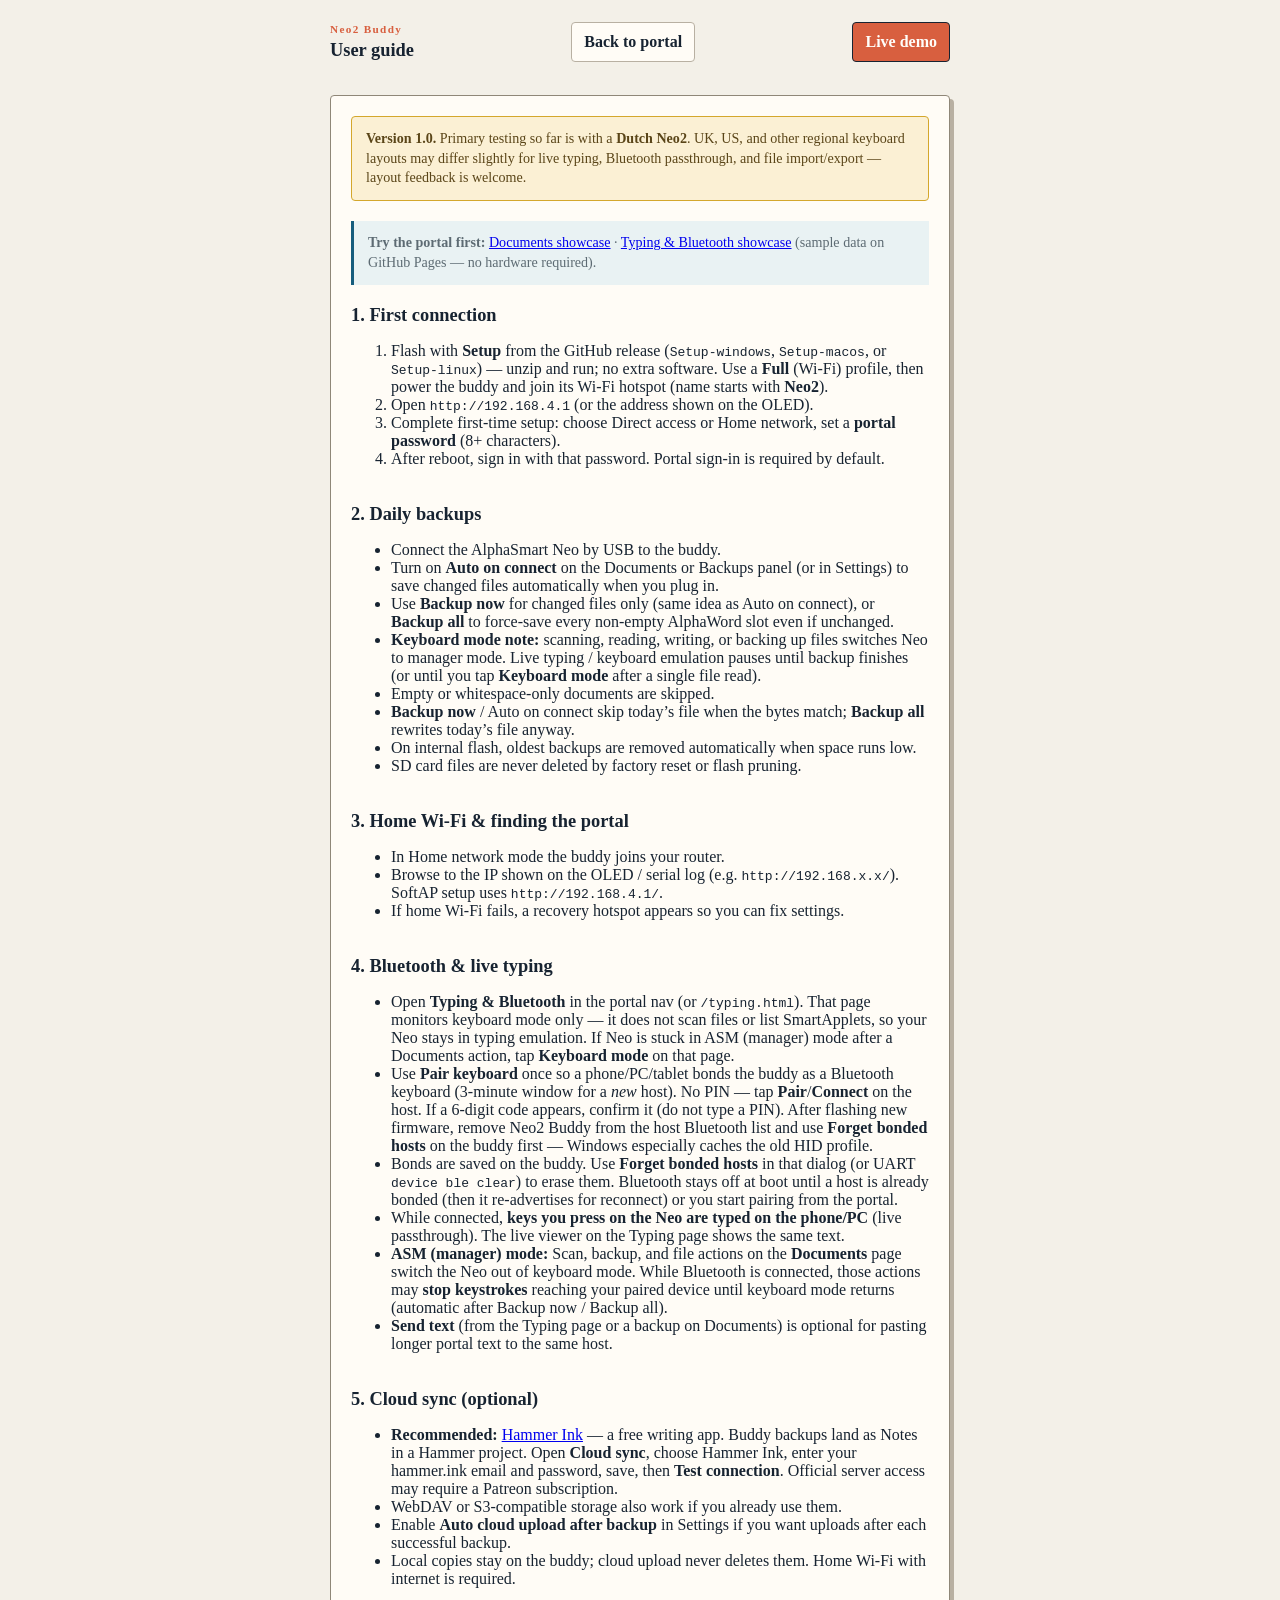
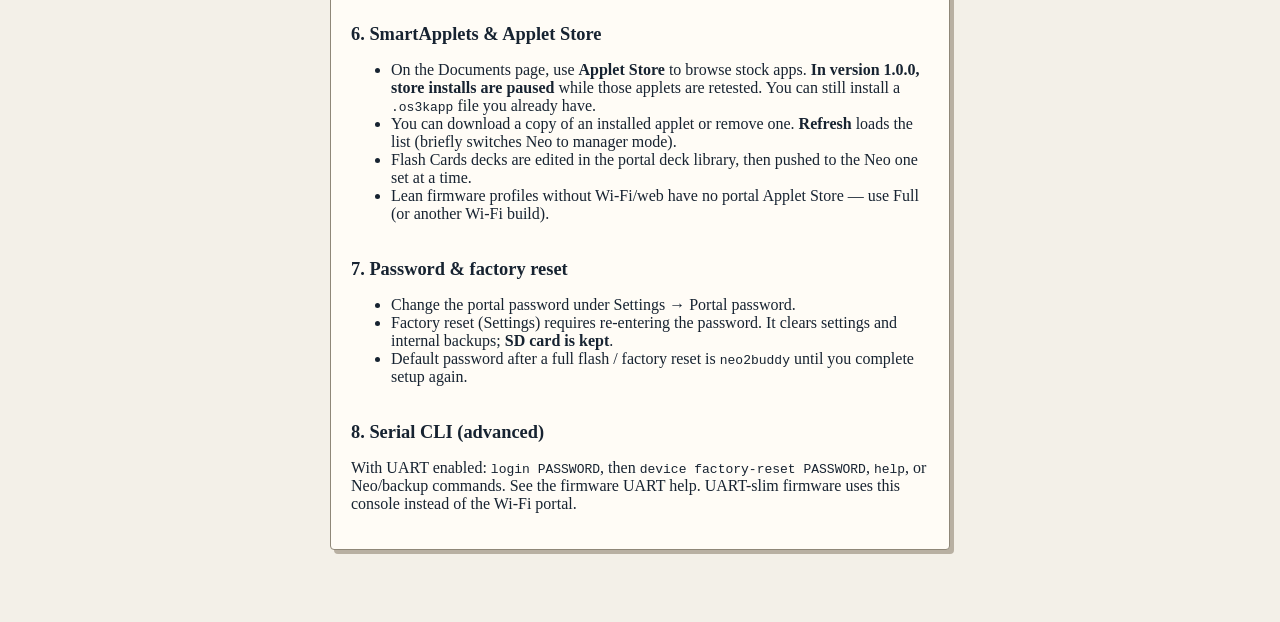
<file: firmware-web/user-guide.html>
<!doctype html>
<html lang="en">
<head>
  <meta charset="utf-8">
  <meta name="viewport" content="width=device-width, initial-scale=1, viewport-fit=cover">
  <meta name="theme-color" content="#f3f0e8">
  <title>Neo2 Buddy — User guide</title>
  <link rel="icon" href="favicon.svg" type="image/svg+xml">
  <link rel="stylesheet" href="css/portal.css">
</head>
<body class="setup-page">
  <main class="app-shell setup-shell">
    <header class="topbar">
      <div>
        <p class="eyebrow">Neo2 Buddy</p>
        <h1>User guide</h1>
      </div>
      <a class="button" href="/">Back to portal</a>
      <a class="button primary" href="https://riktastic.github.io/Neo2Buddy/" target="_blank" rel="noopener noreferrer">Live demo</a>
    </header>

    <article class="panel setup-panel" style="display:grid;gap:1.25rem;max-width:42rem">
      <p class="file-size-guidance" style="margin:0;padding:12px 14px;border:1px solid #d4a72c;border-radius:4px;background:#fbf0d4;color:#5a4518">
        <strong>Version 1.0.</strong> Primary testing so far is with a <strong>Dutch Neo2</strong>. UK, US, and other regional keyboard layouts may differ slightly for live typing, Bluetooth passthrough, and file import/export — layout feedback is welcome.
      </p>
      <p class="file-size-guidance" style="margin:0;padding:12px 14px;border-left:3px solid var(--blue);background:#e9f2f3">
        <strong>Try the portal first:</strong>
        <a href="https://riktastic.github.io/Neo2Buddy/" target="_blank" rel="noopener noreferrer">Documents showcase</a>
        ·
        <a href="https://riktastic.github.io/Neo2Buddy/typing.html" target="_blank" rel="noopener noreferrer">Typing &amp; Bluetooth showcase</a>
        (sample data on GitHub Pages — no hardware required).
      </p>
      <section>
        <h2>1. First connection</h2>
        <ol>
          <li>Flash with <strong>Setup</strong> from the GitHub release (<code>Setup-windows</code>, <code>Setup-macos</code>, or <code>Setup-linux</code>) — unzip and run; no extra software. Use a <strong>Full</strong> (Wi‑Fi) profile, then power the buddy and join its Wi‑Fi hotspot (name starts with <strong>Neo2</strong>).</li>
          <li>Open <code>http://192.168.4.1</code> (or the address shown on the OLED).</li>
          <li>Complete first-time setup: choose Direct access or Home network, set a <strong>portal password</strong> (8+ characters).</li>
          <li>After reboot, sign in with that password. Portal sign-in is required by default.</li>
        </ol>
      </section>

      <section>
        <h2>2. Daily backups</h2>
        <ul>
          <li>Connect the AlphaSmart Neo by USB to the buddy.</li>
          <li>Turn on <strong>Auto on connect</strong> on the Documents or Backups panel (or in Settings) to save changed files automatically when you plug in.</li>
          <li>Use <strong>Backup now</strong> for changed files only (same idea as Auto on connect), or <strong>Backup all</strong> to force-save every non-empty AlphaWord slot even if unchanged.</li>
          <li><strong>Keyboard mode note:</strong> scanning, reading, writing, or backing up files switches Neo to manager mode. Live typing / keyboard emulation pauses until backup finishes (or until you tap <strong>Keyboard mode</strong> after a single file read).</li>
          <li>Empty or whitespace-only documents are skipped.</li>
          <li><strong>Backup now</strong> / Auto on connect skip today’s file when the bytes match; <strong>Backup all</strong> rewrites today’s file anyway.</li>
          <li>On internal flash, oldest backups are removed automatically when space runs low.</li>
          <li>SD card files are never deleted by factory reset or flash pruning.</li>
        </ul>
      </section>

      <section>
        <h2>3. Home Wi‑Fi &amp; finding the portal</h2>
        <ul>
          <li>In Home network mode the buddy joins your router.</li>
          <li>Browse to the IP shown on the OLED / serial log (e.g. <code>http://192.168.x.x/</code>). SoftAP setup uses <code>http://192.168.4.1/</code>.</li>
          <li>If home Wi‑Fi fails, a recovery hotspot appears so you can fix settings.</li>
        </ul>
      </section>

      <section>
        <h2>4. Bluetooth &amp; live typing</h2>
        <ul>
          <li>Open <strong>Typing &amp; Bluetooth</strong> in the portal nav (or <code>/typing.html</code>). That page monitors keyboard mode only — it does not scan files or list SmartApplets, so your Neo stays in typing emulation. If Neo is stuck in ASM (manager) mode after a Documents action, tap <strong>Keyboard mode</strong> on that page.</li>
          <li>Use <strong>Pair keyboard</strong> once so a phone/PC/tablet bonds the buddy as a Bluetooth keyboard (3-minute window for a <em>new</em> host). No PIN — tap <strong>Pair</strong>/<strong>Connect</strong> on the host. If a 6-digit code appears, confirm it (do not type a PIN). After flashing new firmware, remove Neo2 Buddy from the host Bluetooth list and use <strong>Forget bonded hosts</strong> on the buddy first — Windows especially caches the old HID profile.</li>
          <li>Bonds are saved on the buddy. Use <strong>Forget bonded hosts</strong> in that dialog (or UART <code>device ble clear</code>) to erase them. Bluetooth stays off at boot until a host is already bonded (then it re-advertises for reconnect) or you start pairing from the portal.</li>
          <li>While connected, <strong>keys you press on the Neo are typed on the phone/PC</strong> (live passthrough). The live viewer on the Typing page shows the same text.</li>
          <li><strong>ASM (manager) mode:</strong> Scan, backup, and file actions on the <strong>Documents</strong> page switch the Neo out of keyboard mode. While Bluetooth is connected, those actions may <strong>stop keystrokes</strong> reaching your paired device until keyboard mode returns (automatic after Backup now / Backup all).</li>
          <li><strong>Send text</strong> (from the Typing page or a backup on Documents) is optional for pasting longer portal text to the same host.</li>
        </ul>
      </section>

      <section>
        <h2>5. Cloud sync (optional)</h2>
        <ul>
          <li><strong>Recommended:</strong> <a href="https://hammer.ink/" target="_blank" rel="noopener noreferrer">Hammer Ink</a> — a free writing app. Buddy backups land as Notes in a Hammer project. Open <strong>Cloud sync</strong>, choose Hammer Ink, enter your hammer.ink email and password, save, then <strong>Test connection</strong>. Official server access may require a Patreon subscription.</li>
          <li>WebDAV or S3-compatible storage also work if you already use them.</li>
          <li>Enable <strong>Auto cloud upload after backup</strong> in Settings if you want uploads after each successful backup.</li>
          <li>Local copies stay on the buddy; cloud upload never deletes them. Home Wi‑Fi with internet is required.</li>
        </ul>
      </section>

      <section>
        <h2>6. SmartApplets &amp; Applet Store</h2>
        <ul>
          <li>On the Documents page, use <strong>Applet Store</strong> to browse stock apps. <strong>In version 1.0.0, store installs are paused</strong> while those applets are retested. You can still install a <code>.os3kapp</code> file you already have.</li>
          <li>You can download a copy of an installed applet or remove one. <strong>Refresh</strong> loads the list (briefly switches Neo to manager mode).</li>
          <li>Flash Cards decks are edited in the portal deck library, then pushed to the Neo one set at a time.</li>
          <li>Lean firmware profiles without Wi‑Fi/web have no portal Applet Store — use Full (or another Wi‑Fi build).</li>
        </ul>
      </section>

      <section>
        <h2>7. Password &amp; factory reset</h2>
        <ul>
          <li>Change the portal password under Settings → Portal password.</li>
          <li>Factory reset (Settings) requires re-entering the password. It clears settings and internal backups; <strong>SD card is kept</strong>.</li>
          <li>Default password after a full flash / factory reset is <code>neo2buddy</code> until you complete setup again.</li>
        </ul>
      </section>

      <section>
        <h2>8. Serial CLI (advanced)</h2>
        <p>With UART enabled: <code>login PASSWORD</code>, then <code>device factory-reset PASSWORD</code>, <code>help</code>, or Neo/backup commands. See the firmware UART help. UART-slim firmware uses this console instead of the Wi‑Fi portal.</p>
      </section>
    </article>
  </main>
</body>
</html>
</file>
<file: firmware-web/css/portal.css>
/* Neo2 Buddy portal — light paper theme (single stylesheet) */
:root {
  --paper: #f3f0e8;
  --ink: #172331;
  --ink-muted: #5d6b73;
  --panel: #fffcf6;
  --line: #b8b0a2;
  --line-strong: #8f8778;
  --blue: #165d7d;
  --blue-deep: #0c334b;
  --coral: #d85f3f;
  --sun: #efbb4c;
  --mint: #b9dbcf;
  --gap: 18px;
  font-family: Georgia, Cambria, "Times New Roman", serif;
}
*, *::before, *::after { box-sizing: border-box; }
body { margin: 0; min-width: 320px; background: var(--paper); color: var(--ink); font-family: inherit; }
button, input, select, textarea { font: inherit; }
button { cursor: pointer; }

.app-shell { position: relative; width: min(1160px, calc(100% - 32px)); margin: auto; padding: 22px 0 54px; }
.app-shell > * { margin-top: var(--gap); }
.app-shell > *:first-child { margin-top: 0; }

.topbar { display: flex; align-items: center; justify-content: space-between; gap: 1rem; flex-wrap: wrap; padding: 0 0 15px; }
.topbar h1, .panel h2 { margin: 0; font-size: 1.15rem; font-family: Georgia, Cambria, serif; }
.eyebrow { margin: 0 0 .35rem; color: var(--coral); font-size: .7rem; font-weight: 800; letter-spacing: .12em; }
.status-chip { display: inline-flex; align-items: center; gap: .55rem; padding: .55rem .8rem; border: 1px solid var(--line); border-radius: 4px; background: var(--panel); color: var(--ink-muted); font-size: .85rem; }
.dot { width: .5rem; height: .5rem; border-radius: 50%; background: var(--sun); }
.icon-button { width: 38px; height: 38px; display: inline-grid; place-items: center; padding: 0; border: 1px solid var(--line); border-radius: 4px; background: var(--panel); color: var(--blue-deep); }
.icon-button:hover, .icon-button:focus-visible { background: var(--mint); outline: 2px solid var(--blue); outline-offset: 2px; }
.visually-hidden { position: absolute; width: 1px; height: 1px; overflow: hidden; clip: rect(0 0 0 0); }

.portal-nav { display: inline-flex; flex-wrap: wrap; gap: 4px; }
.portal-nav-link { display: inline-flex; align-items: center; min-height: 36px; padding: 6px 12px; border: 1px solid var(--line); border-radius: 4px; background: var(--panel); color: var(--ink-muted); font-size: .88rem; font-weight: 700; text-decoration: none; }
.portal-nav-link:hover, .portal-nav-link.is-active { color: var(--ink); border-color: var(--blue); }
.portal-nav-link.is-active { background: var(--blue-deep); border-color: var(--blue-deep); color: #fffefa; }

.button { display: inline-flex; align-items: center; justify-content: center; min-height: 40px; padding: 8px 12px; border: 1px solid var(--line); border-radius: 4px; background: var(--panel); color: var(--ink); font-weight: 700; text-decoration: none; }
.button.primary, .primary-action { background: var(--coral); border-color: var(--ink); color: #fffefa; box-shadow: none; }
.primary-action { display: inline-flex; gap: .35rem; min-height: 48px; padding: 12px 18px; white-space: nowrap; }
.button.small { min-height: 30px; padding: 6px 8px; font-size: .92rem; }
.button.subtle { background: transparent; border-color: transparent; color: var(--ink-muted); }
.button.icon-action {
  gap: 6px;
}
.button.icon-action svg {
  width: 18px;
  height: 18px;
  flex-shrink: 0;
}
.button.icon-action-only {
  width: 40px;
  min-width: 40px;
  padding: 0;
}
.button.icon-action-only[aria-busy="true"] svg {
  opacity: 0;
}
.button[aria-busy="true"] {
  cursor: progress;
  opacity: .85;
  gap: .45rem;
  pointer-events: none;
  position: relative;
}
.button[aria-busy="true"]::before {
  content: "";
  width: .85em;
  height: .85em;
  border: 2px solid currentColor;
  border-right-color: transparent;
  border-radius: 50%;
  animation: portal-spin .7s linear infinite;
  flex-shrink: 0;
}
.button.icon-action-only[aria-busy="true"]::before {
  position: absolute;
  inset: 0;
  margin: auto;
}
@keyframes portal-spin {
  to { transform: rotate(360deg); }
}
.btn-icon { display: inline-flex; width: 28px; height: 28px; margin-right: 8px; color: var(--blue-deep); }
.btn-icon svg { width: 20px; height: 20px; }

.hero-typing-cta {
  display: grid;
  grid-template-columns: auto 1fr auto;
  align-items: center;
  gap: 14px;
  flex: 0 1 22rem;
  max-width: 26rem;
  min-width: min(100%, 16rem);
  padding: 14px 16px;
  border: 1px solid var(--blue-deep);
  border-radius: 6px;
  background: linear-gradient(145deg, #123f58 0%, var(--blue-deep) 55%, #082636 100%);
  color: #eef6f8;
  text-decoration: none;
  box-shadow: 4px 4px 0 #0a2433;
  transition: transform .16s ease, box-shadow .16s ease, border-color .16s ease;
}
.hero-typing-cta:hover,
.hero-typing-cta:focus-visible {
  transform: translate(-1px, -1px);
  border-color: var(--mint);
  box-shadow: 5px 5px 0 #0a2433;
  outline: none;
}
.hero-typing-cta:focus-visible {
  outline: 2px solid var(--sun);
  outline-offset: 3px;
}
.hero-typing-cta-icon {
  display: grid;
  place-items: center;
  width: 48px;
  height: 48px;
  border-radius: 5px;
  background: rgba(185, 219, 207, .18);
  color: var(--mint);
  border: 1px solid rgba(185, 219, 207, .35);
}
.hero-typing-cta-copy {
  display: grid;
  gap: 3px;
  min-width: 0;
}
.hero-typing-cta-copy strong {
  font-size: 1.05rem;
  line-height: 1.2;
  letter-spacing: -.01em;
  color: #fffefa;
}
.hero-typing-cta-copy small {
  color: rgba(232, 244, 248, .78);
  font-size: .78rem;
  line-height: 1.35;
  font-weight: 600;
}
.hero-typing-cta-arrow {
  display: grid;
  place-items: center;
  width: 1.6rem;
  height: 1.6rem;
  border-radius: 50%;
  background: rgba(255, 252, 246, .12);
  color: #fffefa;
  font-size: 1.05rem;
  font-weight: 700;
  line-height: 1;
  transition: transform .16s ease, background .16s ease;
}
.hero-typing-cta:hover .hero-typing-cta-arrow,
.hero-typing-cta:focus-visible .hero-typing-cta-arrow {
  transform: translateX(2px);
  background: rgba(185, 219, 207, .28);
}

.hero { display: flex; flex-wrap: wrap; align-items: flex-end; gap: 1.25rem 2rem; padding: 15px 0 35px; border-top: 1px solid var(--ink); }
.hero > div { flex: 1 1 16rem; min-width: 0; }
.hero h2 { margin: 0; font-size: clamp(2.45rem, 7vw, 5.4rem); line-height: .92; }
.hero em { font-style: normal; color: var(--blue); }
.hero .hero-typing-cta { align-self: center; }
.typing-lead { max-width: 42rem; margin: 12px 0 0; color: var(--ink-muted); line-height: 1.5; }
.typing-lead a { color: var(--blue); }

.stat-grid { display: grid; grid-template-columns: repeat(4, minmax(0, 1fr)); gap: var(--gap); }
.typing-stat-grid { grid-template-columns: repeat(auto-fit, minmax(140px, 1fr)); }
.stat-card, .panel { background: var(--panel); border: 1px solid var(--line-strong); border-radius: 4px; box-shadow: 4px 4px 0 var(--line); }
.stat-card { min-height: 128px; padding: 1.15rem; display: flex; flex-direction: column; justify-content: space-between; }
.stat-card strong { font-size: 1.5rem; letter-spacing: -.04em; }
.stat-card small, .label { color: var(--ink-muted); font-size: .78rem; font-weight: 700; }
.neo-card:first-child { background: var(--blue-deep); color: #e8f4f8; border-color: var(--blue-deep); }
.neo-card:first-child .label, .neo-card:first-child strong, .neo-card:first-child small { color: #e8f4f8; }
.neo-card:first-child .button { background: rgba(255,252,246,.14); border-color: rgba(255,252,246,.4); color: #fffefa; }

.workspace, .typing-workspace { display: grid; grid-template-columns: 1fr 320px; gap: 18px; }
.dashboard-workspace { grid-template-columns: 1fr; }
.dashboard-workspace .quick-panel, .management-workspace .files-panel,
.neo-documents-section .neo-documents-panel, .live-viewer-section .monitor-panel { grid-column: 1 / -1; }
.panel { padding: 20px; }
.panel-heading { display: flex; align-items: center; justify-content: space-between; gap: 1rem; margin-bottom: 1rem; flex-wrap: wrap; }
.panel-actions, .table-actions, .applet-actions { display: flex; flex-wrap: wrap; gap: 6px; align-items: center; justify-content: flex-end; }
.quick-panel h2 { margin: 0 0 14px; font-size: 1.35rem; }
.quick-panel .action-list { display: grid; grid-template-columns: repeat(auto-fit, minmax(220px, 1fr)); gap: 12px; }

.action-list { display: flex; flex-direction: column; gap: 10px; }
.action-row, .action-link {
  display: flex; align-items: center; gap: 12px; width: 100%; padding: 14px;
  border: 1px solid var(--line-strong); border-radius: 4px; background: #fffefa;
  box-shadow: 2px 2px 0 var(--line); color: var(--ink); text-align: left; text-decoration: none; font: inherit;
}
.action-row > span:nth-child(2) { flex: 1; min-width: 0; }
.action-row > i { margin-left: auto; color: var(--ink-muted); font-style: normal; font-weight: 700; }
.action-row:hover, .action-link:hover { background: #f6f2ea; border-color: var(--blue); box-shadow: 2px 2px 0 var(--blue-deep); }
.action-row small, .file-list small { display: block; color: var(--ink-muted); font-size: .75rem; margin-top: .18rem; }
.action-icon { width: 44px; height: 44px; flex-shrink: 0; display: grid; place-items: center; border: 1px solid var(--line); border-radius: 4px; background: var(--panel); }
.action-icon.blue { color: var(--blue-deep); background: #e9f2f3; border-color: #9bb8c4; }
.action-icon.green { color: #2e7d4a; }
.action-icon.amber { color: #a65b00; }
.action-icon svg { display: block; }
.action-link-typing:hover .action-icon.blue,
.action-link-typing:focus-visible .action-icon.blue {
  background: var(--mint);
  border-color: var(--blue);
}

.empty-state { padding: 3rem 1rem; text-align: center; border: 1px dashed #31435f; border-radius: .9rem; color: var(--ink-muted); }
.file-size-guidance { margin: 0 0 14px; color: var(--ink-muted); font-size: .88rem; line-height: 1.4; }
.file-list { display: flex; flex-direction: column; gap: 10px; }
.backup-row.is-large { background: #fff1de; border-color: #d4a72c; }
.file-warning { margin-top: 4px; color: #93451f; font-weight: 700; }

.neo-file-table-wrap { overflow-x: auto; border: 1px solid var(--line-strong); border-radius: 4px; background: #fffefa; }
.neo-file-table {
  width: 100%;
  min-width: 640px;
  table-layout: fixed;
  border-collapse: collapse;
  text-align: left;
}
.neo-file-table .neo-col-doc { width: auto; }
.neo-file-table .neo-col-slot { width: 4.5rem; }
.neo-file-table .neo-col-size { width: 12rem; }
.neo-file-table .neo-col-actions { width: 22rem; }
.neo-file-table th {
  padding: 10px 12px;
  background: #ebe6da;
  border-bottom: 2px solid var(--line-strong);
  border-right: 1px solid var(--line);
  font-size: .76rem;
  letter-spacing: .08em;
  text-transform: uppercase;
}
.neo-file-table th:last-child,
.neo-file-table td:last-child { border-right: 0; }
.neo-file-table td {
  padding: 12px;
  border-top: 1px solid var(--line);
  border-right: 1px solid var(--line);
  vertical-align: middle;
}
.neo-file-table td:nth-child(1) {
  overflow: hidden;
  text-overflow: ellipsis;
}
.neo-file-table td:nth-child(1) strong {
  display: block;
  overflow: hidden;
  text-overflow: ellipsis;
  white-space: nowrap;
}
.neo-file-table td:nth-child(2) {
  text-align: center;
  font-variant-numeric: tabular-nums;
  color: var(--ink-muted);
}
.neo-file-table th:nth-child(2) { text-align: center; }
.neo-file-table td:nth-child(3) {
  white-space: nowrap;
  font-size: .88rem;
  color: var(--ink-muted);
}
.neo-file-table td.table-actions,
.neo-file-table td:last-child {
  width: 22rem;
  white-space: normal;
}
.neo-file-table .table-actions {
  display: flex;
  flex-wrap: wrap;
  gap: 6px;
  align-items: center;
  justify-content: flex-start;
}
.neo-file-table tbody tr:nth-child(even) { background: #faf7f0; }
.neo-file-table tbody tr:hover { background: #f3efe6; }
.neo-file-table tr.is-large { background: #fff1de; }
.table-action { min-width: 4.6rem; padding: 7px 10px; border: 1px solid var(--line-strong); border-radius: 3px; background: #fffefa; color: var(--ink); font-size: .82rem; font-weight: 600; white-space: nowrap; }
.table-action:hover:not(:disabled) { background: #f0ebe2; }
.table-action:disabled { opacity: .72; cursor: not-allowed; }
@media (max-width: 760px) {
  .neo-file-table { min-width: 520px; }
  .neo-file-table .neo-col-size { width: 9.5rem; }
  .neo-file-table .neo-col-actions,
  .neo-file-table td.table-actions,
  .neo-file-table td:last-child { width: 11.5rem; }
}
.danger-action { border-color: #d7a28f; color: #8d3d25; }
.applet-row { grid-template-columns: auto 1fr auto; align-items: center; }
.applet-upload { display: grid; gap: 9px; padding: 16px; border: 1px dashed var(--blue); background: #eef6f3; font-weight: 700; }

.inline-toggle { display: inline-flex; align-items: center; gap: 8px; margin: 0; padding: 6px 10px; min-height: 40px; border: 1px solid var(--line); border-radius: 4px; background: var(--panel); font-size: .88rem; font-weight: 700; cursor: pointer; user-select: none; }
.inline-toggle input { position: absolute; opacity: 0; width: 0; height: 0; }
.inline-toggle:has(input:checked) { border-color: var(--blue); background: #eef6f3; }
.toggle-row { display: flex; align-items: center; justify-content: space-between; gap: 12px; }
.toggle-row span { display: grid; gap: 3px; }
.toggle-row small { color: var(--ink-muted); font-size: .82rem; }
.toggle-row input { position: absolute; opacity: 0; }
.toggle-track { width: 42px; height: 24px; position: relative; border: 1px solid var(--line); border-radius: 13px; background: #dedbd2; flex-shrink: 0; }
.toggle-track::after { content: ""; width: 18px; height: 18px; position: absolute; top: 2px; left: 2px; border-radius: 50%; background: #fff; transition: transform .18s ease; }
.toggle-row input:checked + .toggle-track { border-color: var(--blue); background: var(--mint); }
.toggle-row input:checked + .toggle-track::after { transform: translateX(17px); background: var(--blue-deep); }

.operation-notice, .dialog-status, .settings-note, .field-hint { font-size: .9rem; }
.operation-notice { margin: 14px 0 0; padding: 10px 12px; border-left: 3px solid var(--blue); background: #e9f2f3; color: var(--blue-deep); }
.operation-notice[data-type="error"] { border-color: var(--coral); background: #f9e5dc; color: #70311f; }
.operation-notice[data-type="success"] { border-color: #5f9e84; background: #e6f3ed; color: #21583f; }
.operation-notice[data-type="warning"] { border-color: #d4a72c; background: #fbf0d4; color: #5a4518; }
.settings-note { margin: 0; padding: 10px 12px; border-left: 3px solid var(--sun); background: #fbf0d4; color: var(--ink-muted); font-size: .88rem; }
.field-hint { margin: 0; color: var(--ink-muted); font-size: .88rem; line-height: 1.45; }
.dialog-status { min-height: 1.2em; margin: 0; color: var(--ink-muted); }
.dialog-status[data-type="error"] {
  padding: 10px 12px;
  border-left: 3px solid var(--coral);
  background: #f9e5dc;
  color: #70311f;
}
.dialog-status[data-type="success"] {
  padding: 10px 12px;
  border-left: 3px solid #5f9e84;
  background: #e6f3ed;
  color: #21583f;
}
.dialog-status[data-type="info"] {
  padding: 10px 12px;
  border-left: 3px solid var(--blue);
  background: #e9f2f3;
  color: var(--blue-deep);
}
.document-preview { min-height: 6rem; max-height: 52vh; overflow: auto; margin: 0; padding: 14px; border: 1px solid var(--line); border-radius: 3px; background: #f4f0e6; font-family: "Courier New", monospace; font-size: .92rem; line-height: 1.5; white-space: pre-wrap; }

.live-controls { display: flex; flex-wrap: wrap; gap: 8px; align-items: center; margin-bottom: 12px; }
.follow-indicator { font-size: .85rem; color: var(--ink-muted); }
.live-text { border-radius: 6px; background: linear-gradient(180deg, #0f2b35, #122f3d); padding: 12px; min-height: 140px; max-height: 300px; overflow: auto; font-family: "Courier New", monospace; font-size: .98rem; line-height: 1.45; color: #e6f7fb; border: 1px solid rgba(255,255,255,.03); }
.live-line { padding: 2px 6px; white-space: pre-wrap; word-break: break-word; }
.live-line.live-error { color: #ffb4a8; }
.live-line.new { background: linear-gradient(90deg, rgba(77,141,255,.12), rgba(77,141,255,.04)); border-left: 3px solid rgba(76,141,255,.6); }

dialog { width: min(520px, calc(100% - 2rem)); padding: 0; border: 1px solid var(--line); border-radius: 1rem; background: var(--panel); color: var(--ink); box-shadow: 0 2rem 6rem #000a; }
dialog::backdrop { background: #02050dbe; }
dialog form, .settings-dialog, .logs-dialog { padding: 1.5rem; }
.close, .close-dialog {
  border: 0;
  background: transparent;
  color: var(--ink-muted);
  font-size: 1.6rem;
  line-height: 1;
  cursor: pointer;
  flex-shrink: 0;
  margin-left: auto;
  align-self: flex-start;
  padding: 0 0 0 8px;
}
.dialog-heading, .settings-heading {
  display: flex;
  justify-content: space-between;
  align-items: flex-start;
  gap: 1rem;
  margin-bottom: 1rem;
}
.dialog-heading > div:first-child,
.settings-heading > div:first-child {
  min-width: 0;
  flex: 1;
}
.dialog-actions {
  display: flex;
  flex-wrap: wrap;
  gap: 10px;
  align-items: stretch;
  justify-content: flex-end;
  margin-top: 1.25rem;
}
.dialog-actions .button {
  box-sizing: border-box;
  min-height: 42px;
  margin: 0;
}
#dialog-actions-pairing,
#dialog-actions-ble-send {
  display: flex;
  flex-direction: column;
  gap: 0;
}
#dialog-actions-pairing > .settings-note + .settings-note,
#dialog-actions-pairing > .settings-note + #ble-bonds-list.settings-note {
  border-top: 0;
  padding-top: 2px;
}
#dialog-actions-pairing > .dialog-actions,
#dialog-actions-ble-send > .dialog-actions {
  margin-top: 1.15rem;
  justify-content: flex-start;
}
#dialog-actions-default.dialog-actions {
  margin-top: 1.15rem;
  justify-content: flex-end;
}
#dialog-actions-ble-send > label {
  display: grid;
  gap: 8px;
  margin: 0.35rem 0 0;
  font-weight: 700;
}
#dialog-actions-ble-send > .document-preview {
  margin-top: 10px;
}
#dialog-actions-ble-send > .dialog-status {
  margin-top: 10px;
}
.document-dialog {
  padding: 1.5rem;
}
.document-dialog > .document-preview,
.document-dialog > label {
  display: grid;
  gap: 8px;
  margin: 0 0 12px;
  font-weight: 700;
}
.document-dialog > .document-preview {
  font-weight: 400;
}
.settings-section { display: grid; gap: 12px; }
.settings-section label { display: grid; gap: 6px; font-weight: 700; }
.settings-section input, .settings-section select, .settings-section textarea {
  width: 100%; min-height: 42px; padding: 8px 10px; border: 1px solid var(--line); border-radius: 3px; background: #fffefa; color: var(--ink);
}
.settings-section textarea { min-height: 72px; resize: vertical; }
.settings-section input:focus, .settings-section select:focus, .settings-section textarea:focus {
  border-color: var(--blue); outline: 3px solid var(--mint);
}

.login-dialog { width: min(430px, calc(100% - 30px)); padding: 0; overflow: hidden; }
.login-dialog form { display: grid; gap: 18px; padding: 28px; }
.login-intro { padding: 6px 0 20px; border-bottom: 1px solid var(--line); }
.login-mark { width: 44px; height: 44px; display: grid; place-items: center; margin-bottom: 20px; background: var(--blue-deep); color: #fff; font-size: 1.35rem; font-weight: 700; }
.login-intro h2 { margin: 5px 0 8px; font-size: 2.25rem; line-height: .95; }
.login-intro p:last-child { max-width: 31ch; margin: 0; color: var(--ink-muted); line-height: 1.45; }
.login-field { display: grid; gap: 8px; font-weight: 700; }
.login-field input { min-height: 46px; padding: 10px 12px; border: 1px solid var(--line); border-radius: 3px; background: #fffefa; }
.login-field input:focus { border-color: var(--blue); outline: 3px solid var(--mint); }
.login-submit { width: 100%; min-height: 46px; }
.login-footer { display: flex; justify-content: space-between; gap: 12px; color: var(--ink-muted); font-size: .82rem; }
.text-button { padding: 0; border: 0; background: transparent; color: var(--blue); font-weight: 700; text-decoration: underline; }
.login-error { margin: -4px 0 0; padding: 9px 10px; border-left: 3px solid var(--coral); background: #f9e5dc; color: #70311f; font-size: .9rem; }

.logs-dialog { width: min(720px, calc(100% - 30px)); max-height: calc(100vh - 40px); padding: 18px; display: flex; flex-direction: column; gap: 12px; }
.logs-dialog:not([open]) { display: none; }
.logs-dialog .logs-list { flex: 1; min-height: 200px; max-height: min(52vh, 420px); overflow: auto; border: 1px solid var(--line); border-radius: 4px; background: #f4f0e6; }
.logs-empty { margin: 0; padding: 24px 16px; text-align: center; color: var(--ink-muted); }
.log-row { margin: 0; padding: 10px 12px; border-bottom: 1px solid #e0dbd0; }
.log-row-head { display: flex; gap: 10px; margin-bottom: 6px; }
.log-badge { display: inline-flex; min-width: 3.5rem; justify-content: center; padding: 2px 8px; border-radius: 3px; font-size: .72rem; font-weight: 800; }
.log-badge-info { background: #e6f4ff; color: #00529b; }
.log-badge-warn { background: #fff4e5; color: #a65b00; }
.log-badge-error { background: #ffecec; color: #9b1c00; }
.log-badge-debug { background: #eceae4; color: #4a4a4a; }
.log-msg { margin: 0; font-family: "Courier New", Consolas, monospace; font-size: .88rem; line-height: 1.45; white-space: pre-wrap; word-break: break-word; }

.network-mode-grid { display: grid; gap: 12px; }
@media (min-width: 560px) { .network-mode-grid { grid-template-columns: 1fr 1fr; } }
.network-mode-card { display: grid; gap: 6px; padding: 14px; border: 1px solid var(--line); border-radius: 4px; background: #fffefa; cursor: pointer; box-shadow: 2px 2px 0 #e8e4da; }
.network-mode-card:has(input:checked) { border-color: var(--coral); background: #fff8f4; box-shadow: 4px 4px 0 #d8d5cb; }
.network-mode-card input { position: absolute; opacity: 0; pointer-events: none; }
.network-mode-title { font-weight: 700; }
.network-mode-copy { font-size: .88rem; line-height: 1.45; color: var(--ink-muted); }
.network-mode-fieldset { border: 0; margin: 0; padding: 0; }
.settings-wifi-row { display: flex; gap: 10px; align-items: end; }
.settings-wifi-row label { flex: 1; }
.settings-saved-wifi {
  display: grid;
  gap: 10px;
  margin-top: 4px;
  padding-top: 12px;
  border-top: 1px solid var(--line);
}
.settings-subheading {
  margin: 0;
  font-size: .95rem;
  font-weight: 700;
}
.wifi-saved-list {
  list-style: none;
  margin: 0;
  padding: 0;
  display: grid;
  gap: 6px;
  min-height: 1.5rem;
}
.wifi-saved-empty {
  margin: 0;
  padding: 10px 12px;
  border: 1px dashed var(--line);
  border-radius: 6px;
  color: var(--ink-muted);
  font-size: .88rem;
}
.wifi-saved-item {
  display: flex;
  align-items: center;
  gap: 10px;
  padding: 8px 10px;
  border: 1px solid var(--line);
  border-radius: 6px;
  background: #fffefa;
}
.wifi-saved-item.is-preferred { border-color: var(--coral); background: #fff6f2; }
.wifi-saved-item .wifi-saved-meta { color: var(--ink-muted); font-size: .82rem; margin-left: auto; }
.wifi-saved-item button { flex-shrink: 0; }

.portal-notices { margin: 0; }
.portal-notice { margin: 0 0 var(--gap); padding: 10px 14px; border-radius: 4px; border: 1px solid var(--line-strong); font-size: .9rem; line-height: 1.45; }
.portal-notice a { color: var(--blue); font-weight: 700; }
.portal-notice-ble { background: #eef6f3; border-color: #88b6a4; color: var(--blue-deep); }
.portal-notice-info { background: #f6f4ef; color: var(--ink-muted); }
.portal-notice-action { margin-left: 4px; padding: 0; border: 0; background: none; color: var(--blue); font-weight: 700; text-decoration: underline; cursor: pointer; }
.portal-demo-banner { margin: 0 0 var(--gap); padding: 10px 16px; border: 1px solid #e8c56a; border-radius: 4px; background: #fbf0d4; color: #5a4518; font-size: .9rem; text-align: center; }

.portal-footer { margin-top: 28px; color: var(--ink-muted); font-size: .85rem; }
.portal-footer-inner { display: flex; justify-content: space-between; align-items: center; gap: 12px; flex-wrap: wrap; width: min(1160px, calc(100% - 32px)); margin: 0 auto 28px; }
.portal-footer .footer-right { display: flex; gap: 1rem; flex-wrap: wrap; }
.portal-footer a { color: var(--ink); font-weight: 600; }
.footer-beta-note { margin-left: 6px; padding: 2px 8px; border-radius: 3px; background: #e9f2f3; border: 1px solid var(--blue); color: var(--blue-deep); font-size: .78rem; font-weight: 700; }

.setup-page .setup-shell { width: min(620px, calc(100% - 32px)); }
.setup-page .setup-form { display: grid; gap: 16px; }
.setup-page .setup-form label { display: grid; gap: 6px; font-weight: 700; }
.setup-page .setup-form input, .setup-page .setup-form select {
  width: 100%; min-height: 42px; padding: 8px 10px; border: 1px solid var(--line); border-radius: 3px; background: #fffefa;
}
.setup-page .wifi-row { display: flex; gap: 10px; align-items: end; }
.setup-page .wifi-row label { flex: 1; }
.setup-page .setup-status.error { padding: 9px 10px; border-left: 3px solid var(--coral); background: #f9e5dc; color: #70311f; }
.setup-page .setup-status.ok { padding: 9px 10px; border-left: 3px solid #88b6a4; background: var(--mint); color: var(--blue-deep); }
.setup-page .setup-foot a { color: var(--blue); font-weight: 700; }

.setup-steps { display: flex; gap: 8px; }
.setup-steps span { width: 29px; height: 29px; display: grid; place-items: center; border: 1px solid var(--line); border-radius: 50%; color: var(--ink-muted); }
.setup-steps .active { background: var(--coral); border-color: var(--coral); color: #fff; }
.setup-dialog form, .sync-dialog form, .format-dialog form { display: grid; gap: 14px; padding: 1.5rem; }
.format-dialog input { width: 100%; min-height: 40px; padding: 8px 10px; border: 1px solid var(--line); border-radius: 3px; }
.checkbox-row { display: flex; align-items: center; gap: 9px; }
.settings-dialog { width: min(620px, calc(100% - 30px)); }
.settings-summary { display: grid; grid-template-columns: auto 1fr auto; align-items: center; gap: 11px; padding: 14px; border: 1px solid var(--line); background: #f4f0e6; }
.settings-mark { width: 36px; height: 36px; display: grid; place-items: center; background: var(--blue-deep); color: #fff; font-weight: 700; }
.settings-summary small { display: block; margin-top: 2px; color: var(--ink-muted); }
.settings-status { padding: 5px 8px; border: 1px solid #88b6a4; background: var(--mint); color: var(--blue-deep); font-size: .78rem; font-weight: 700; }
.settings-section h3 { margin: 0; padding-bottom: 7px; border-bottom: 1px solid var(--line); font-size: 1rem; }
.settings-danger-zone { margin-top: 14px; padding-top: 12px; border-top: 1px solid var(--line); display: grid; gap: 8px; }
.settings-danger-zone h4 { margin: 0; color: #8d3d25; }
.provider-switch { display: flex; flex-wrap: wrap; gap: 9px; border: 0; padding: 0; }
.provider-switch label { display: inline-flex; }
.provider-switch input { position: absolute; opacity: 0; }
.provider-switch span { padding: 8px 12px; border: 1px solid var(--line); border-radius: 3px; }
.provider-switch input:checked + span { border-color: var(--blue); background: var(--mint); }
.sync-health { margin: 0; padding: 10px 12px; border-radius: 4px; border: 1px solid var(--line); font-size: .92rem; }
.sync-health[data-state="ok"] { background: #edf8ef; border-color: #9fd4a8; color: #1f5d2b; }
.sync-health[data-state="warning"] { background: #fff8e8; border-color: #e8c56a; color: #6a4d00; }
.sync-health[data-state="error"] { background: #fdeeee; border-color: #e59a9a; color: #7a1f1f; }
.sync-provider-help { margin: 0; padding: 12px 14px; border-left: 3px solid var(--sun); background: #fffaf0; font-size: .9rem; color: var(--ink-muted); }
.sync-checklist { margin: 0; padding-left: 1.2rem; display: grid; gap: 6px; font-size: .9rem; color: var(--ink-muted); }

.logs-toolbar { display: flex; flex-wrap: wrap; align-items: flex-end; justify-content: space-between; gap: 12px; }
.logs-filters { display: inline-flex; flex-wrap: wrap; gap: 4px; }
.logs-filter { min-height: 34px; padding: 6px 12px; border: 1px solid var(--line); border-radius: 4px; background: #fffefa; color: var(--ink-muted); font: inherit; font-size: .84rem; font-weight: 700; cursor: pointer; }
.logs-filter.is-active, .logs-filter:hover { border-color: var(--blue); background: #eef6f3; color: var(--blue-deep); }
.logs-toolbar-options { display: flex; flex-wrap: wrap; align-items: flex-end; gap: 10px; }
.logs-field { display: grid; gap: 4px; font-size: .78rem; font-weight: 700; color: var(--ink-muted); }
.logs-select { min-height: 34px; padding: 4px 8px; border: 1px solid var(--line); border-radius: 4px; background: #fffefa; }
.logs-pager { display: flex; gap: 6px; }
.logs-summary { margin: 0; color: var(--ink-muted); font-size: .82rem; }

/* Guest vs signed-in portal chrome */
body.portal-guest .portal-guest-only { display: block; }
body.portal-authed .portal-guest-only { display: none !important; }
body.portal-guest #login-btn { font-weight: 700; }
body.portal-authed .status-chip .dot { background: #2f8f4e; box-shadow: 0 0 0 3px rgba(47, 143, 78, 0.18); }
body.portal-guest .status-chip .dot { background: #b7aea0; }

.stock-applet-list .stock-applet-row small { display: block; color: var(--ink-muted); font-weight: 400; margin-top: .2rem; }
.stock-applet-list .action-icon { text-transform: uppercase; letter-spacing: .04em; font-size: .65rem; }

.store-toolbar {
  display: flex; flex-wrap: wrap; align-items: center; justify-content: space-between; gap: 10px 16px;
  margin: 0;
}
.store-search {
  flex: 1 1 160px;
  min-width: 140px;
  max-width: 240px;
  margin: 0;
}
.store-search input {
  width: 100%;
  min-height: 34px;
  padding: 6px 10px;
  border: 1px solid var(--line);
  border-radius: 3px;
  background: #fffefa;
  color: var(--ink);
  font: inherit;
  font-size: .88rem;
}
.store-search input:focus {
  outline: 2px solid var(--blue);
  outline-offset: 1px;
  border-color: var(--blue);
}
.store-toolbar-actions {
  display: flex; flex-wrap: wrap; align-items: center; gap: 10px;
}
.store-toolbar-actions .store-count {
  margin: 0;
  color: var(--ink-muted);
  font-size: .82rem;
}
/* Match .logs-dialog: base display:flex, hide only when closed (avoids invisible open state). */
.store-dialog, .flashdeck-dialog {
  width: min(920px, calc(100% - 24px));
  max-height: min(90vh, 900px);
  padding: 0;
  border: 1px solid var(--line-strong);
  border-radius: 4px;
  background: var(--paper);
  color: var(--ink);
  overflow: hidden;
  display: flex;
  flex-direction: column;
}
.store-dialog:not([open]),
.flashdeck-dialog:not([open]) {
  display: none;
}
.store-dialog::backdrop, .flashdeck-dialog::backdrop {
  background: rgba(23, 35, 49, 0.45);
}
.store-dialog > .dialog-heading,
.flashdeck-dialog > .dialog-heading {
  padding: 1.1rem 1.35rem 0.6rem;
  flex-shrink: 0;
}
.store-dialog > .settings-note,
.flashdeck-dialog > .settings-note {
  margin: 0 1.35rem 12px;
  flex-shrink: 0;
}
.store-dialog > #stock-store-status {
  margin: 0 1.35rem 12px;
  flex-shrink: 0;
  position: sticky;
  top: 0;
  z-index: 2;
  background: #e9f2f3;
}
.store-dialog > #stock-store-status[data-type="success"] { background: #e6f3ed; }
.store-dialog > #stock-store-status[data-type="error"] { background: #f9e5dc; }
.store-dialog > #stock-store-status[data-type="warning"] { background: #fbf0d4; }
.store-card.is-installed {
  border-color: #5f9e84;
  box-shadow: 2px 2px 0 #9fd4a8;
}
.store-card-title {
  display: flex;
  flex-wrap: wrap;
  align-items: center;
  gap: 8px;
}
.store-card-installed {
  display: inline-flex;
  align-items: center;
  min-height: 22px;
  padding: 2px 8px;
  border: 1px solid #5f9e84;
  border-radius: 3px;
  background: #e6f3ed;
  color: #21583f;
  font-size: .68rem;
  font-weight: 800;
  letter-spacing: .04em;
  text-transform: uppercase;
}
.store-confirm {
  margin: 0 1.35rem 12px;
  padding: 12px 14px;
  border: 1px solid var(--line-strong);
  border-radius: 4px;
  background: #fffefa;
  flex-shrink: 0;
}
.store-confirm:not([hidden]) {
  display: grid;
  gap: 10px;
}
.store-confirm-copy {
  margin: 0;
  font-size: .92rem;
  line-height: 1.45;
  color: var(--ink);
  white-space: pre-wrap;
}
.store-confirm-actions {
  display: flex;
  flex-wrap: wrap;
  gap: 8px;
  justify-content: flex-end;
}
.store-dialog-scroll {
  flex: 1 1 auto;
  min-height: 0;
  overflow: auto;
  padding: 0 1.35rem 1.35rem;
  display: flex;
  flex-direction: column;
  gap: 12px;
}
.store-dialog-scroll > .store-toolbar,
.store-dialog-scroll > .empty-state,
.store-dialog-scroll > .store-grid {
  margin: 0;
}
.store-dialog-scroll > .empty-state {
  padding: 2rem 1rem;
  border-color: var(--line);
}
.store-dialog-scroll > .store-grid {
  max-height: none;
  overflow: visible;
  padding-bottom: 4px;
}
.flashdeck-dialog-actions {
  margin: 0 1.35rem 1.15rem;
  display: flex;
  flex-wrap: wrap;
  gap: 10px;
  align-items: stretch;
  justify-content: flex-start;
}
.flashdeck-dialog-actions .button {
  box-sizing: border-box;
  min-height: 42px;
  margin: 0;
}
.flashdeck-dialog > .empty-state,
.flashdeck-dialog > .flashdeck-layout {
  margin: 0 1.35rem 1.35rem;
}
.flashdeck-dialog > .flashdeck-layout {
  max-height: min(62vh, 620px);
  overflow: auto;
}
.applet-actions {
  display: inline-flex;
  flex-wrap: wrap;
  gap: 6px;
  justify-content: flex-end;
}
.store-filters { display: flex; flex-wrap: wrap; gap: 6px; }
.store-filter {
  min-height: 32px; padding: 5px 10px; border: 1px solid var(--line); border-radius: 3px;
  background: #fffefa; color: var(--ink-muted); font-size: .78rem; font-weight: 700; letter-spacing: .04em;
  text-transform: uppercase;
}
.store-filter:hover, .store-filter.is-active {
  border-color: var(--blue-deep); background: var(--blue-deep); color: #fffefa;
}
.store-count { margin: 0; color: var(--ink-muted); font-size: .85rem; }
.store-grid {
  display: grid;
  grid-template-columns: repeat(auto-fill, minmax(260px, 1fr));
  gap: 12px;
}
.store-card {
  display: flex; flex-direction: column; gap: 10px;
  padding: 14px 14px 12px;
  border: 1px solid var(--line-strong); border-radius: 4px;
  background: #fffefa; box-shadow: 2px 2px 0 var(--line);
  min-height: 100%;
}
.store-card:hover { border-color: var(--blue); box-shadow: 2px 2px 0 var(--blue-deep); }
.store-card-top { display: flex; align-items: flex-start; gap: 10px; }
.store-card-icon {
  width: 46px; height: 42px; flex-shrink: 0; display: grid; place-items: center;
  border: 1px solid var(--line); border-radius: 4px; background: #eef6f3;
  color: var(--blue-deep); font-size: .58rem; font-weight: 800; letter-spacing: .04em;
  text-transform: uppercase;
}
.store-card-icon.cat-game { background: #fbf0d4; color: #8a5a12; }
.store-card-icon.cat-organize { background: #e9f2f3; color: var(--blue-deep); }
.store-card-icon.cat-write { background: #f3efe6; color: #4a3f32; }
.store-card-icon.cat-focus { background: #e6f3ed; color: #21583f; }
.store-card-icon.cat-learn { background: #f9e5dc; color: #70311f; }
.store-card-title { margin: 0; font-size: 1.05rem; line-height: 1.2; }
.store-card-meta { margin: .25rem 0 0; color: var(--ink-muted); font-size: .75rem; }
.store-card-summary { margin: 0; color: var(--ink); font-size: .9rem; line-height: 1.4; flex: 1; }
.store-card-howto {
  margin: 0; padding: 8px 10px; border-left: 3px solid var(--sun);
  background: #fbf0d4; color: var(--ink-muted); font-size: .8rem; line-height: 1.4;
}
.store-card-howto strong { color: var(--ink); font-weight: 700; }
.store-card-actions {
  display: flex; flex-wrap: wrap; gap: 6px; justify-content: flex-end; margin-top: auto; padding-top: 4px;
}
.store-card .table-action.primary-action { min-height: 36px; padding: 8px 12px; }

.flashdeck-layout {
  display: grid;
  grid-template-columns: minmax(140px, 200px) 1fr;
  gap: 14px;
  align-items: start;
}
.flashdeck-sidebar {
  padding: 10px;
  border: 1px solid var(--line);
  border-radius: 4px;
  background: #fffefa;
}
.flashdeck-side-label {
  margin: 0 0 8px;
  font-size: .72rem;
  font-weight: 800;
  letter-spacing: .06em;
  text-transform: uppercase;
  color: var(--ink-muted);
}
.flashdeck-set-list { display: flex; flex-direction: column; gap: 4px; }
.flashdeck-set {
  display: flex; flex-direction: column; align-items: flex-start; gap: 2px;
  width: 100%; text-align: left;
  padding: 8px 10px; border: 1px solid transparent; border-radius: 3px;
  background: transparent; color: var(--ink); cursor: pointer;
}
.flashdeck-set:hover { background: #eef6f3; }
.flashdeck-set.is-active { border-color: var(--blue-deep); background: #eef6f3; }
.flashdeck-set-name { font-weight: 700; font-size: .9rem; line-height: 1.2; }
.flashdeck-set-meta { font-size: .75rem; color: var(--ink-muted); }
.flashdeck-editor {
  display: flex; flex-direction: column; gap: 12px;
  padding: 12px; border: 1px solid var(--line-strong); border-radius: 4px; background: #fffefa;
}
.flashdeck-editor-top {
  display: flex; flex-wrap: wrap; align-items: flex-end; justify-content: space-between; gap: 10px;
}
.flashdeck-name-label {
  display: flex; flex-direction: column; gap: 4px;
  font-size: .75rem; font-weight: 700; letter-spacing: .04em; text-transform: uppercase; color: var(--ink-muted);
  flex: 1; min-width: 180px;
}
.flashdeck-name-label input {
  min-height: 40px; padding: 8px 10px; border: 1px solid var(--line); border-radius: 3px;
  background: #fff; color: var(--ink); font-size: .95rem; font-weight: 600; text-transform: none; letter-spacing: 0;
}
.flashdeck-editor-actions { display: flex; flex-wrap: wrap; gap: 6px; }
.flashdeck-meta { margin: 0; color: var(--ink-muted); font-size: .82rem; }
.flashdeck-cards { display: flex; flex-direction: column; gap: 8px; }
.flashdeck-card-row {
  display: grid;
  grid-template-columns: 1fr 1fr auto;
  gap: 8px;
  align-items: center;
}
.flashdeck-card-row input {
  min-height: 36px; padding: 6px 8px; border: 1px solid var(--line); border-radius: 3px;
  background: #fff; color: var(--ink); font-size: .9rem;
}
.flashdeck-card-row .table-action { min-height: 36px; }

@media (max-width: 640px) {
  .store-grid { grid-template-columns: 1fr; }
  .flashdeck-layout { grid-template-columns: 1fr; }
  .flashdeck-card-row { grid-template-columns: 1fr; }
}

@media (max-width: 760px) {
  .status-chip { display: none; }
  .portal-nav { width: 100%; }
  .hero { flex-direction: column; align-items: flex-start; }
  .hero h2 { font-size: clamp(2.45rem, 15vw, 4.3rem); }
  .stat-grid, .typing-stat-grid { grid-template-columns: repeat(2, 1fr); }
  .workspace, .typing-workspace { grid-template-columns: 1fr; }
  .quick-panel .action-list, .typing-quick-panel .action-list { grid-template-columns: 1fr; }
  .quick-panel, .typing-quick-panel { order: -1; }
  .primary-action,
  .hero-typing-cta { width: 100%; max-width: none; flex: 1 1 auto; }
  .dialog-actions .button { flex: 1 1 calc(50% - 5px); min-width: 8.5rem; }
  #dialog-actions-pairing > .dialog-actions .button,
  #dialog-actions-ble-send > .dialog-actions .button {
    flex: 1 1 100%;
  }
}
</file>
